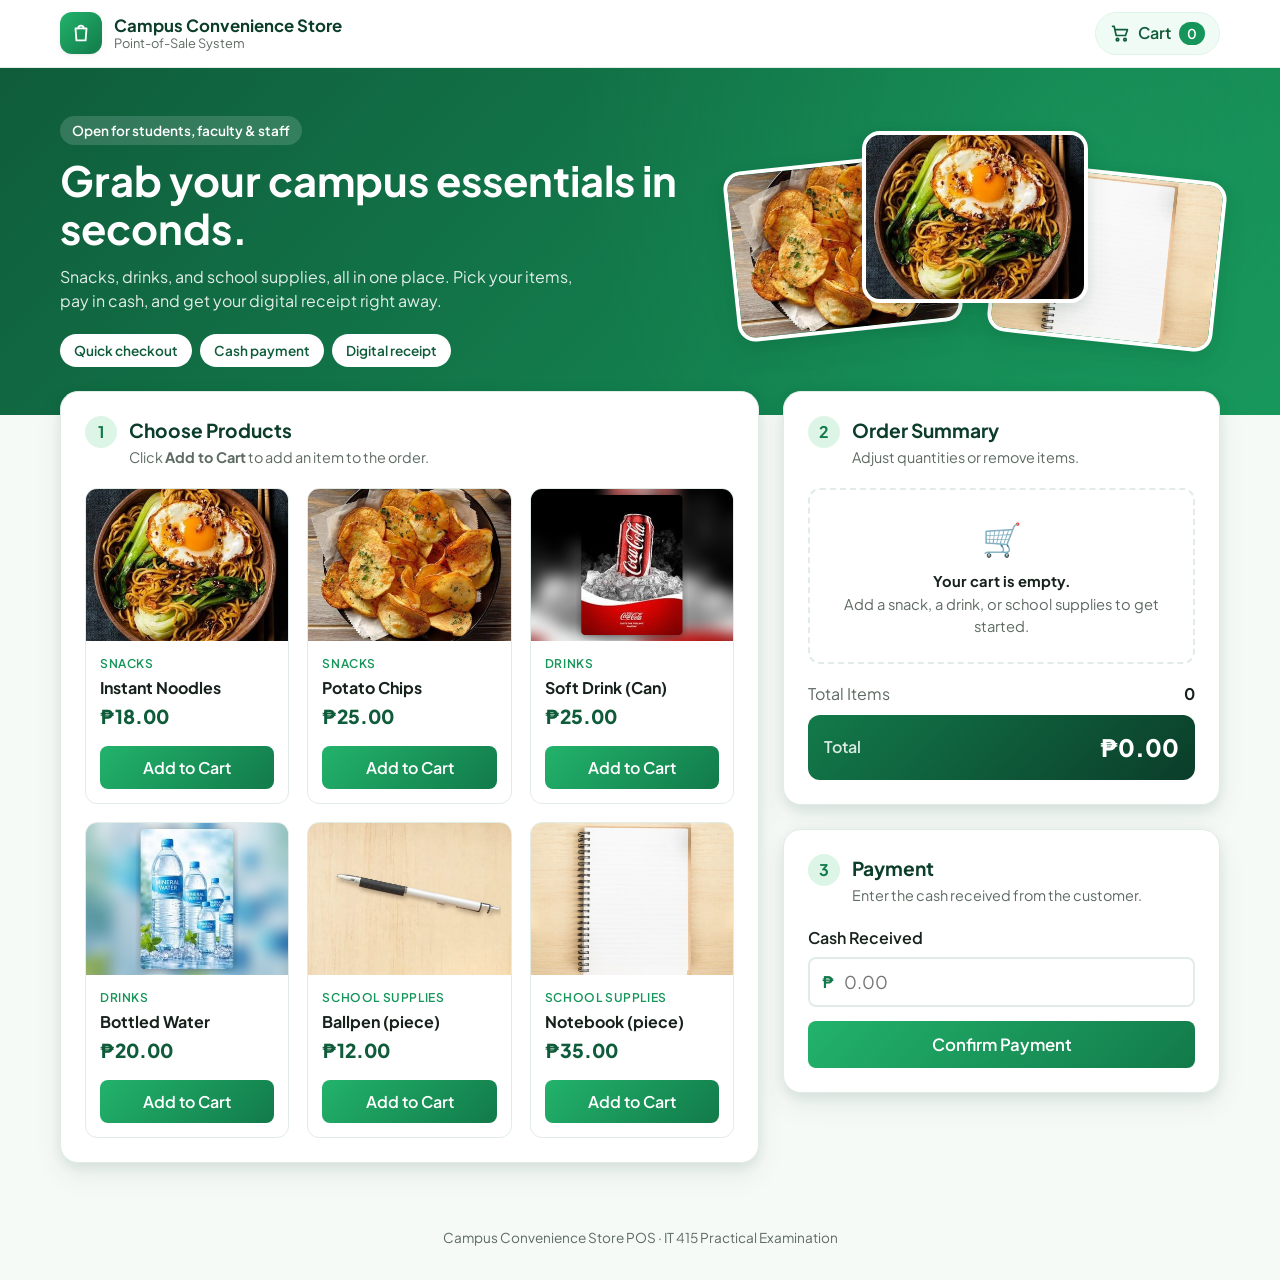
<file: index.html>
<!DOCTYPE html>
<html lang="en">
<head>
  <meta charset="UTF-8">
  <meta name="viewport" content="width=device-width, initial-scale=1.0">
  <title>Campus Convenience Store POS</title>

  <!-- Google Font (optional). If there is no internet, the page falls back to system fonts. -->
  <link rel="preconnect" href="https://fonts.googleapis.com">
  <link rel="preconnect" href="https://fonts.gstatic.com" crossorigin>
  <link href="https://fonts.googleapis.com/css2?family=Plus+Jakarta+Sans:wght@400;500;600;700;800&display=swap" rel="stylesheet">

  <link rel="stylesheet" href="style.css">
</head>
<body>

  <!-- ===== Header: store identity + cart counter ===== -->
  <header class="site-header">
    <div class="header-inner">
      <a href="#" class="brand">
        <span class="brand-logo" aria-hidden="true">
          <!-- Simple shopping bag icon -->
          <svg viewBox="0 0 24 24" width="22" height="22" fill="none" stroke="currentColor" stroke-width="2" stroke-linecap="round" stroke-linejoin="round">
            <path d="M6 7h12l-1 13H7L6 7z"/>
            <path d="M9 7a3 3 0 0 1 6 0"/>
          </svg>
        </span>
        <span class="brand-text">
          <strong>Campus Convenience Store</strong>
          <small>Point-of-Sale System</small>
        </span>
      </a>

      <a href="#order-summary" class="header-cart" aria-label="Go to order summary">
        <svg viewBox="0 0 24 24" width="20" height="20" fill="none" stroke="currentColor" stroke-width="2" stroke-linecap="round" stroke-linejoin="round" aria-hidden="true">
          <circle cx="9" cy="20" r="1.5"/>
          <circle cx="18" cy="20" r="1.5"/>
          <path d="M3 4h2l2.4 11h11.2L21 8H6.2"/>
        </svg>
        <span>Cart</span>
        <span id="header-cart-count" class="cart-badge">0</span>
      </a>
    </div>
  </header>

  <!-- ===== Hero: welcome message ===== -->
  <section class="hero">
    <div class="hero-inner">
      <div class="hero-text">
        <p class="hero-eyebrow">Open for students, faculty &amp; staff</p>
        <h1>Grab your campus essentials in seconds.</h1>
        <p class="hero-subtitle">
          Snacks, drinks, and school supplies, all in one place.
          Pick your items, pay in cash, and get your digital receipt right away.
        </p>
        <ul class="hero-chips">
          <li>Quick checkout</li>
          <li>Cash payment</li>
          <li>Digital receipt</li>
        </ul>
      </div>

      <!-- Decorative product images (hidden from screen readers) -->
      <div class="hero-art" aria-hidden="true">
        <img src="potato-chips.jpg" alt="" class="hero-img hero-img-1">
        <img src="instant-noodles.jpg" alt="" class="hero-img hero-img-2">
        <img src="notebook.jpg" alt="" class="hero-img hero-img-3">
      </div>
    </div>
  </section>

  <main class="pos-layout">

    <!-- ===== LEFT COLUMN: Products ===== -->
    <section class="card products-section">
      <div class="section-heading">
        <span class="step-number">1</span>
        <div>
          <h2>Choose Products</h2>
          <p>Click <strong>Add to Cart</strong> to add an item to the order.</p>
        </div>
      </div>

      <!-- Product cards. Each card has a data-id that matches the products list in script.js.
           To change a picture, change the img src. -->
      <div id="product-list" class="product-grid">

        <!-- Product 1 -->
        <article class="product-card" data-id="1">
          <div class="product-image">
            <img src="instant-noodles.jpg" alt="Instant Noodles" width="400" height="300">
          </div>
          <div class="product-info">
            <span class="product-category">Snacks</span>
            <h3>Instant Noodles</h3>
            <p class="price">₱18.00</p>
            <button type="button" class="add-button" data-id="1">Add to Cart</button>
          </div>
        </article>

        <!-- Product 2 -->
        <article class="product-card" data-id="2">
          <div class="product-image">
            <img src="potato-chips.jpg" alt="Potato Chips" width="400" height="300">
          </div>
          <div class="product-info">
            <span class="product-category">Snacks</span>
            <h3>Potato Chips</h3>
            <p class="price">₱25.00</p>
            <button type="button" class="add-button" data-id="2">Add to Cart</button>
          </div>
        </article>

        <!-- Product 3 -->
        <article class="product-card" data-id="3">
          <div class="product-image">
            <img src="soft-drink.jpg" alt="Soft Drink (Can)" width="400" height="300">
          </div>
          <div class="product-info">
            <span class="product-category">Drinks</span>
            <h3>Soft Drink (Can)</h3>
            <p class="price">₱25.00</p>
            <button type="button" class="add-button" data-id="3">Add to Cart</button>
          </div>
        </article>

        <!-- Product 4 -->
        <article class="product-card" data-id="4">
          <div class="product-image">
            <img src="bottled-water.jpg" alt="Bottled Water" width="400" height="300">
          </div>
          <div class="product-info">
            <span class="product-category">Drinks</span>
            <h3>Bottled Water</h3>
            <p class="price">₱20.00</p>
            <button type="button" class="add-button" data-id="4">Add to Cart</button>
          </div>
        </article>

        <!-- Product 5 -->
        <article class="product-card" data-id="5">
          <div class="product-image">
            <img src="ballpen.jpg" alt="Ballpen (piece)" width="400" height="300">
          </div>
          <div class="product-info">
            <span class="product-category">School Supplies</span>
            <h3>Ballpen (piece)</h3>
            <p class="price">₱12.00</p>
            <button type="button" class="add-button" data-id="5">Add to Cart</button>
          </div>
        </article>

        <!-- Product 6 -->
        <article class="product-card" data-id="6">
          <div class="product-image">
            <img src="notebook.jpg" alt="Notebook (piece)" width="400" height="300">
          </div>
          <div class="product-info">
            <span class="product-category">School Supplies</span>
            <h3>Notebook (piece)</h3>
            <p class="price">₱35.00</p>
            <button type="button" class="add-button" data-id="6">Add to Cart</button>
          </div>
        </article>

      </div>
    </section>

    <!-- ===== RIGHT COLUMN: Order, Payment, Receipt ===== -->
    <aside class="side-column">

      <!-- Order Summary -->
      <section id="order-summary" class="card">
        <div class="section-heading">
          <span class="step-number">2</span>
          <div>
            <h2>Order Summary</h2>
            <p>Adjust quantities or remove items.</p>
          </div>
        </div>

        <!-- This wrapper is hidden by script.js when the cart is empty -->
        <div id="cart-table-wrap" class="cart-table-wrap">
          <table class="cart-table">
            <thead>
              <tr>
                <th>Product</th>
                <th>Qty</th>
                <th>Subtotal</th>
                <th><span class="visually-hidden">Action</span></th>
              </tr>
            </thead>
            <tbody id="cart-items">
              <!-- Cart rows will be added here by JavaScript -->
            </tbody>
          </table>
        </div>

        <div id="empty-cart-message" class="empty-cart">
          <span class="empty-cart-icon" aria-hidden="true">🛒</span>
          <p><strong>Your cart is empty.</strong></p>
          <p>Add a snack, a drink, or school supplies to get started.</p>
        </div>

        <div class="totals">
          <div class="totals-row">
            <span>Total Items</span>
            <span id="total-items">0</span>
          </div>
          <div class="totals-row grand-total">
            <span>Total</span>
            <span id="order-total">₱0.00</span>
          </div>
        </div>
      </section>

      <!-- Payment -->
      <section class="card">
        <div class="section-heading">
          <span class="step-number">3</span>
          <div>
            <h2>Payment</h2>
            <p>Enter the cash received from the customer.</p>
          </div>
        </div>

        <form id="payment-form" novalidate>
          <label for="cash-payment">Cash Received</label>
          <div class="input-with-prefix">
            <span class="input-prefix" aria-hidden="true">₱</span>
            <input type="number" id="cash-payment" min="0" step="0.01" placeholder="0.00" inputmode="decimal">
          </div>
          <button type="submit" id="pay-button" class="primary-button">Confirm Payment</button>
        </form>

        <!-- aria-live makes screen readers announce new messages -->
        <p id="payment-message" class="payment-message" aria-live="polite"></p>
      </section>

      <!-- Digital Receipt (hidden until a successful payment) -->
      <section id="receipt-section" class="card receipt-card" hidden>
        <div class="section-heading">
          <span class="step-number step-number-done">4</span>
          <div>
            <h2>Digital Receipt</h2>
            <p>Payment complete. Here is the customer's receipt.</p>
          </div>
        </div>

        <div id="receipt-content" class="receipt"></div>

        <button type="button" id="new-transaction-button" class="secondary-button">Start New Transaction</button>
      </section>

    </aside>
  </main>

  <footer class="site-footer">
    <p>Campus Convenience Store POS &middot; IT 415 Practical Examination</p>
  </footer>

  <script src="script.js"></script>
</body>
</html>
</file>
<file: style.css>
/* =====================================================
   Campus Convenience Store POS - style.css
   Green-and-white theme, rounded cards, soft shadows
   ===================================================== */

/* ===== 1. Design tokens (colors, shadows, spacing) ===== */
:root {
  /* Greens */
  --green-900: #0b3d2a;
  --green-800: #0f5c3b;
  --green-700: #127a4a;
  --green-600: #16955a;
  --green-500: #22b36b;
  --green-100: #dcf5e7;
  --green-50:  #f1fbf5;

  /* Neutrals */
  --white: #ffffff;
  --ink: #17221c;
  --muted: #5d6b63;
  --line: #e2ece6;
  --page-bg: #f6faf7;

  /* Status colors */
  --error: #c0392b;
  --error-bg: #fdecea;
  --success: #127a4a;
  --success-bg: #e3f7ec;

  /* Shape and depth */
  --radius-lg: 18px;
  --radius-md: 12px;
  --radius-sm: 8px;
  --shadow-sm: 0 1px 2px rgba(15, 60, 40, 0.06), 0 2px 8px rgba(15, 60, 40, 0.05);
  --shadow-md: 0 4px 12px rgba(15, 60, 40, 0.08), 0 12px 28px rgba(15, 60, 40, 0.08);

  --font: "Plus Jakarta Sans", "Segoe UI", Roboto, Arial, sans-serif;
  --mono: "Consolas", "Courier New", monospace;
}

/* ===== 2. Basic reset ===== */
* {
  box-sizing: border-box;
  margin: 0;
  padding: 0;
}

/* Make sure the "hidden" attribute always hides an element,
   even if a class gives it display: flex or grid */
[hidden] {
  display: none !important;
}

html {
  scroll-behavior: smooth;
}

body {
  font-family: var(--font);
  font-size: 16px;
  line-height: 1.55;
  color: var(--ink);
  background-color: var(--page-bg);
}

img {
  display: block;
  max-width: 100%;
}

a {
  color: inherit;
  text-decoration: none;
}

/* Hides text visually but keeps it for screen readers */
.visually-hidden {
  position: absolute;
  width: 1px;
  height: 1px;
  overflow: hidden;
  clip: rect(0 0 0 0);
  white-space: nowrap;
}

/* ===== 3. Header ===== */
.site-header {
  position: sticky;
  top: 0;
  z-index: 10;
  background-color: rgba(255, 255, 255, 0.92);
  backdrop-filter: blur(8px);
  border-bottom: 1px solid var(--line);
}

.header-inner {
  max-width: 1200px;
  margin: 0 auto;
  padding: 12px 20px;
  display: flex;
  align-items: center;
  justify-content: space-between;
  gap: 16px;
}

.brand {
  display: flex;
  align-items: center;
  gap: 12px;
}

.brand-logo {
  display: grid;
  place-items: center;
  width: 42px;
  height: 42px;
  border-radius: 12px;
  color: var(--white);
  background: linear-gradient(135deg, var(--green-500), var(--green-700));
  box-shadow: var(--shadow-sm);
}

.brand-text {
  display: flex;
  flex-direction: column;
  line-height: 1.2;
}

.brand-text strong {
  font-size: 1.05rem;
  color: var(--green-900);
}

.brand-text small {
  font-size: 0.8rem;
  color: var(--muted);
}

.header-cart {
  display: flex;
  align-items: center;
  gap: 8px;
  padding: 8px 14px;
  border-radius: 999px;
  font-weight: 600;
  color: var(--green-800);
  background-color: var(--green-50);
  border: 1px solid var(--green-100);
  transition: background-color 0.2s ease;
}

.header-cart:hover {
  background-color: var(--green-100);
}

.cart-badge {
  min-width: 26px;
  padding: 1px 8px;
  border-radius: 999px;
  text-align: center;
  font-size: 0.85rem;
  color: var(--white);
  background-color: var(--green-600);
}

/* Small "pop" when the cart count changes (class added by script.js) */
.cart-badge.bump {
  animation: bump 0.35s ease;
}

@keyframes bump {
  50% { transform: scale(1.3); }
}

/* ===== 4. Hero ===== */
.hero {
  background:
    radial-gradient(circle at 85% 20%, rgba(34, 179, 107, 0.25), transparent 45%),
    linear-gradient(135deg, var(--green-800), var(--green-600));
  color: var(--white);
}

.hero-inner {
  max-width: 1200px;
  margin: 0 auto;
  padding: 48px 20px;
  display: grid;
  grid-template-columns: 1.3fr 1fr;
  align-items: center;
  gap: 32px;
}

.hero-eyebrow {
  display: inline-block;
  margin-bottom: 12px;
  padding: 4px 12px;
  border-radius: 999px;
  font-size: 0.85rem;
  font-weight: 600;
  background-color: rgba(255, 255, 255, 0.15);
}

.hero h1 {
  font-size: clamp(1.8rem, 3.5vw, 2.6rem);
  line-height: 1.15;
  margin-bottom: 12px;
}

.hero-subtitle {
  max-width: 520px;
  color: rgba(255, 255, 255, 0.88);
  margin-bottom: 20px;
}

.hero-chips {
  list-style: none;
  display: flex;
  flex-wrap: wrap;
  gap: 8px;
}

.hero-chips li {
  padding: 6px 14px;
  border-radius: 999px;
  font-size: 0.85rem;
  font-weight: 600;
  color: var(--green-800);
  background-color: var(--white);
}

/* Three overlapping product images on the right side of the hero */
.hero-art {
  position: relative;
  height: 220px;
}

.hero-img {
  position: absolute;
  width: 46%;
  border-radius: var(--radius-lg);
  border: 4px solid var(--white);
  box-shadow: var(--shadow-md);
}

.hero-img-1 { left: 0;   top: 30px;  transform: rotate(-6deg); }
.hero-img-2 { left: 27%; top: 0;     z-index: 1; }
.hero-img-3 { right: 0;  top: 40px;  transform: rotate(6deg); }

/* ===== 5. Main layout ===== */
.pos-layout {
  max-width: 1200px;
  margin: -24px auto 40px;   /* pulls the cards up over the hero slightly */
  padding: 0 20px;
  display: grid;
  grid-template-columns: minmax(0, 1.6fr) minmax(0, 1fr);
  gap: 24px;
  align-items: start;
  position: relative;
}

.side-column {
  display: flex;
  flex-direction: column;
  gap: 24px;
}

/* ===== 6. Cards and section headings ===== */
.card {
  background-color: var(--white);
  border: 1px solid var(--line);
  border-radius: var(--radius-lg);
  padding: 24px;
  box-shadow: var(--shadow-md);
  scroll-margin-top: 84px;   /* stops the sticky header from covering a card when scrolling to it */
}

.section-heading {
  display: flex;
  align-items: flex-start;
  gap: 12px;
  margin-bottom: 20px;
}

.section-heading h2 {
  font-size: 1.2rem;
  color: var(--green-900);
}

.section-heading p {
  font-size: 0.9rem;
  color: var(--muted);
}

.step-number {
  flex-shrink: 0;
  display: grid;
  place-items: center;
  width: 32px;
  height: 32px;
  border-radius: 50%;
  font-weight: 700;
  color: var(--green-700);
  background-color: var(--green-100);
}

.step-number-done {
  color: var(--white);
  background-color: var(--green-600);
}

/* ===== 7. Product grid and cards ===== */
.product-grid {
  display: grid;
  grid-template-columns: repeat(auto-fill, minmax(180px, 1fr));
  gap: 18px;
}

.product-card {
  display: flex;
  flex-direction: column;
  border: 1px solid var(--line);
  border-radius: var(--radius-md);
  overflow: hidden;
  background-color: var(--white);
  transition: transform 0.2s ease, box-shadow 0.2s ease, border-color 0.2s ease;
}

.product-card:hover {
  transform: translateY(-4px);
  box-shadow: var(--shadow-md);
  border-color: var(--green-100);
}

/* Short green flash when a product is added (class added by script.js) */
.product-card.just-added {
  border-color: var(--green-500);
  box-shadow: 0 0 0 3px rgba(34, 179, 107, 0.25);
}

/* Image area keeps every image the same size (4:3) */
.product-image {
  aspect-ratio: 4 / 3;
  background-color: var(--green-50);
}

.product-image img {
  width: 100%;
  height: 100%;
  object-fit: cover;
}

/* Shown instead of a broken image icon */
.image-fallback {
  width: 100%;
  height: 100%;
  display: flex;
  flex-direction: column;
  align-items: center;
  justify-content: center;
  gap: 4px;
  color: var(--muted);
  font-size: 0.8rem;
  background: linear-gradient(135deg, var(--green-50), var(--green-100));
}

.image-fallback span {
  font-size: 2.2rem;
}

.product-info {
  flex: 1;
  display: flex;
  flex-direction: column;
  gap: 4px;
  padding: 14px;
}

.product-category {
  font-size: 0.75rem;
  font-weight: 600;
  text-transform: uppercase;
  letter-spacing: 0.05em;
  color: var(--green-600);
}

.product-info h3 {
  font-size: 1rem;
  line-height: 1.3;
}

.product-info .price {
  font-size: 1.2rem;
  font-weight: 800;
  color: var(--green-800);
  margin-bottom: 10px;
}

.product-info .add-button {
  margin-top: auto;   /* keeps buttons aligned at the bottom of every card */
}

/* Dim products after payment (class added by script.js) */
.product-grid.is-locked .product-card {
  opacity: 0.6;
}

.product-grid.is-locked .product-card:hover {
  transform: none;
  box-shadow: none;
}

/* ===== 8. Buttons ===== */
button {
  font-family: inherit;
  font-size: 1rem;
  font-weight: 600;
  cursor: pointer;
  border: none;
  border-radius: var(--radius-sm);
  padding: 11px 16px;
  transition: background-color 0.2s ease, transform 0.1s ease, box-shadow 0.2s ease;
}

button:active:not(:disabled) {
  transform: scale(0.97);
}

button:focus-visible,
a:focus-visible,
input:focus-visible {
  outline: 3px solid rgba(34, 179, 107, 0.5);
  outline-offset: 2px;
}

.add-button,
.primary-button {
  width: 100%;
  color: var(--white);
  background: linear-gradient(135deg, var(--green-500), var(--green-700));
}

.add-button:hover:not(:disabled),
.primary-button:hover:not(:disabled) {
  box-shadow: 0 6px 16px rgba(18, 122, 74, 0.3);
}

/* "Added ✓" state (class added by script.js) */
.add-button.added {
  background: var(--green-900);
}

.primary-button {
  padding: 13px 16px;
  font-size: 1.05rem;
}

.secondary-button {
  width: 100%;
  margin-top: 18px;
  color: var(--green-700);
  background-color: var(--white);
  border: 2px solid var(--green-600);
}

.secondary-button:hover {
  background-color: var(--green-50);
}

button:disabled {
  cursor: not-allowed;
  color: #ffffff;
  background: #b9c4be;
  box-shadow: none;
}

/* ===== 9. Order summary table ===== */
.cart-table-wrap {
  overflow-x: auto;   /* prevents the layout from breaking on small screens */
}

.cart-table {
  width: 100%;
  border-collapse: collapse;
  font-size: 0.92rem;
}

.cart-table th {
  text-align: left;
  padding: 8px 6px;
  font-size: 0.75rem;
  font-weight: 700;
  text-transform: uppercase;
  letter-spacing: 0.04em;
  color: var(--muted);
  border-bottom: 2px solid var(--line);
}

.cart-table td {
  padding: 12px 6px;
  border-bottom: 1px solid var(--line);
  vertical-align: middle;
}

/* Product column: name on top, unit price below.
   Long names wrap onto a new line instead of stretching the table. */
.cart-name {
  display: block;
  font-weight: 600;
  overflow-wrap: break-word;
}

.cart-unit {
  display: block;
  font-size: 0.8rem;
  color: var(--muted);
  white-space: nowrap;
}

/* Subtotal column: keep the amount on one line */
.cart-table td:nth-child(3) {
  white-space: nowrap;
  font-weight: 700;
  color: var(--green-800);
}

/* Qty and Remove columns only take the space they need */
.cart-table td:nth-child(2),
.cart-table td:nth-child(4) {
  width: 1%;
  white-space: nowrap;
}

.cart-table th:nth-child(3),
.cart-table td:nth-child(3),
.cart-table th:nth-child(4),
.cart-table td:nth-child(4) {
  text-align: right;
}

.qty-controls {
  display: inline-flex;
  align-items: center;
  gap: 6px;
  padding: 3px;
  border-radius: 999px;
  background-color: var(--green-50);
  border: 1px solid var(--green-100);
}

.qty-controls span {
  min-width: 22px;
  text-align: center;
  font-weight: 700;
}

.qty-button {
  width: 28px;
  height: 28px;
  padding: 0;
  border-radius: 50%;
  font-size: 1rem;
  line-height: 1;
  color: var(--green-800);
  background-color: var(--white);
  box-shadow: var(--shadow-sm);
}

.qty-button:hover:not(:disabled) {
  background-color: var(--green-100);
}

.remove-button {
  padding: 5px 10px;
  font-size: 0.8rem;
  color: var(--error);
  background-color: transparent;
  border: 1px solid #f1c2bc;
}

.remove-button:hover:not(:disabled) {
  background-color: var(--error-bg);
}

.qty-button:disabled,
.remove-button:disabled {
  color: #9aa69f;
  background-color: #eef1ef;
  border-color: transparent;
}

/* Friendly empty-cart message */
.empty-cart {
  text-align: center;
  padding: 24px 12px;
  border: 2px dashed var(--line);
  border-radius: var(--radius-md);
  color: var(--muted);
  font-size: 0.92rem;
}

.empty-cart-icon {
  display: block;
  font-size: 2rem;
  margin-bottom: 6px;
}

.empty-cart strong {
  color: var(--ink);
}

/* Totals */
.totals {
  margin-top: 18px;
  display: flex;
  flex-direction: column;
  gap: 8px;
}

.totals-row {
  display: flex;
  justify-content: space-between;
  align-items: center;
  color: var(--muted);
}

.totals-row span:last-child {
  font-weight: 700;
  color: var(--ink);
}

.grand-total {
  padding: 14px 16px;
  border-radius: var(--radius-md);
  color: var(--white);
  background: linear-gradient(135deg, var(--green-700), var(--green-900));
}

.grand-total span:first-child {
  font-weight: 600;
  color: rgba(255, 255, 255, 0.85);
}

.grand-total span:last-child {
  font-size: 1.5rem;
  font-weight: 800;
  color: var(--white);
}

/* ===== 10. Payment form ===== */
#payment-form label {
  display: block;
  margin-bottom: 6px;
  font-weight: 600;
}

.input-with-prefix {
  position: relative;
  margin-bottom: 14px;
}

.input-prefix {
  position: absolute;
  left: 14px;
  top: 50%;
  transform: translateY(-50%);
  font-weight: 700;
  color: var(--green-700);
}

#payment-form input {
  width: 100%;
  padding: 12px 14px 12px 34px;
  font-family: inherit;
  font-size: 1.1rem;
  border: 2px solid var(--line);
  border-radius: var(--radius-sm);
  transition: border-color 0.2s ease;
}

#payment-form input:focus {
  border-color: var(--green-500);
  outline: none;
}

#payment-form input:disabled {
  background-color: #f1f4f2;
  color: var(--muted);
}

/* Message box: empty by default, styled when JS adds a class */
.payment-message:empty {
  display: none;
}

.payment-message {
  margin-top: 14px;
  padding: 12px 14px;
  border-radius: var(--radius-sm);
  font-weight: 600;
  font-size: 0.95rem;
}

.payment-message.success {
  color: var(--success);
  background-color: var(--success-bg);
  border-left: 4px solid var(--green-600);
}

.payment-message.error {
  color: var(--error);
  background-color: var(--error-bg);
  border-left: 4px solid var(--error);
}

/* ===== 11. Digital receipt ===== */
.receipt-card {
  border: 2px solid var(--green-100);
}

.receipt {
  max-width: 380px;
  margin: 0 auto;
  padding: 20px;
  font-size: 0.9rem;
  background-color: #fcfefd;
  border: 1px dashed #c8d9cf;
  border-radius: var(--radius-md);
}

.receipt-header {
  text-align: center;
  margin-bottom: 12px;
}

.receipt-header strong {
  display: block;
  font-size: 1.05rem;
  color: var(--green-900);
}

.receipt-header small {
  color: var(--muted);
}

.receipt-paid {
  display: inline-block;
  margin-top: 8px;
  padding: 2px 12px;
  border-radius: 999px;
  font-size: 0.75rem;
  font-weight: 800;
  letter-spacing: 0.1em;
  color: var(--green-700);
  background-color: var(--green-100);
}

.receipt-meta {
  display: flex;
  flex-direction: column;
  gap: 2px;
  font-size: 0.85rem;
}

.receipt-row {
  display: flex;
  justify-content: space-between;
  gap: 12px;
}

.receipt-row span:last-child {
  text-align: right;
}

.receipt-mono {
  font-family: var(--mono);
}

.receipt hr {
  border: none;
  border-top: 1px dashed #c8d9cf;
  margin: 12px 0;
}

.receipt-items {
  width: 100%;
  border-collapse: collapse;
}

.receipt-items th,
.receipt-items td {
  padding: 4px 0;
  text-align: left;
}

.receipt-items th {
  font-size: 0.75rem;
  text-transform: uppercase;
  color: var(--muted);
}

.receipt-items th:nth-child(2),
.receipt-items td:nth-child(2) {
  text-align: center;
  width: 44px;
}

.receipt-items th:last-child,
.receipt-items td:last-child {
  text-align: right;
  white-space: nowrap;
}

.receipt-total {
  font-size: 1.1rem;
  font-weight: 800;
  color: var(--green-900);
}

.receipt-change {
  font-weight: 700;
  color: var(--green-700);
}

.receipt-thanks {
  text-align: center;
  color: var(--muted);
}

/* ===== 12. Footer ===== */
.site-footer {
  text-align: center;
  padding: 24px 20px 32px;
  font-size: 0.85rem;
  color: var(--muted);
}

/* ===== 13. Responsive design ===== */

/* Tablet: stack the columns */
@media (max-width: 960px) {
  .pos-layout {
    /* minmax(0, 1fr) stops wide content (like the cart table) from stretching the page */
    grid-template-columns: minmax(0, 1fr);
  }

  .hero-inner {
    grid-template-columns: 1fr;
    padding: 36px 20px 48px;
  }

  .hero-art {
    display: none;   /* keep the hero short on smaller screens */
  }
}

/* Mobile phones */
@media (max-width: 560px) {
  .header-inner {
    padding: 10px 14px;
  }

  .brand-text small,
  .header-cart > span:not(.cart-badge) {
    display: none;
  }

  .pos-layout {
    padding: 0 12px;
    gap: 16px;
  }

  .side-column {
    gap: 16px;
  }

  .card {
    padding: 18px;
  }

  .product-grid {
    grid-template-columns: repeat(2, minmax(0, 1fr));
    gap: 12px;
  }

  .product-info {
    padding: 10px;
  }

  .cart-table {
    font-size: 0.85rem;
  }

  .cart-table th,
  .cart-table td {
    padding-left: 4px;
    padding-right: 4px;
  }

  .qty-controls {
    gap: 2px;
  }

  .qty-button {
    width: 26px;
    height: 26px;
  }

  /* Show the Remove button as a small round "✕" to save space.
     font-size: 0 hides the word "Remove" visually, but screen readers still read it. */
  .remove-button {
    width: 28px;
    height: 28px;
    padding: 0;
    font-size: 0;
    border-radius: 50%;
  }

  .remove-button::before {
    content: "✕";
    font-size: 0.85rem;
  }
}

/* Respect users who prefer less motion */
@media (prefers-reduced-motion: reduce) {
  * {
    transition: none !important;
    animation: none !important;
    scroll-behavior: auto !important;
  }
}
</file>
